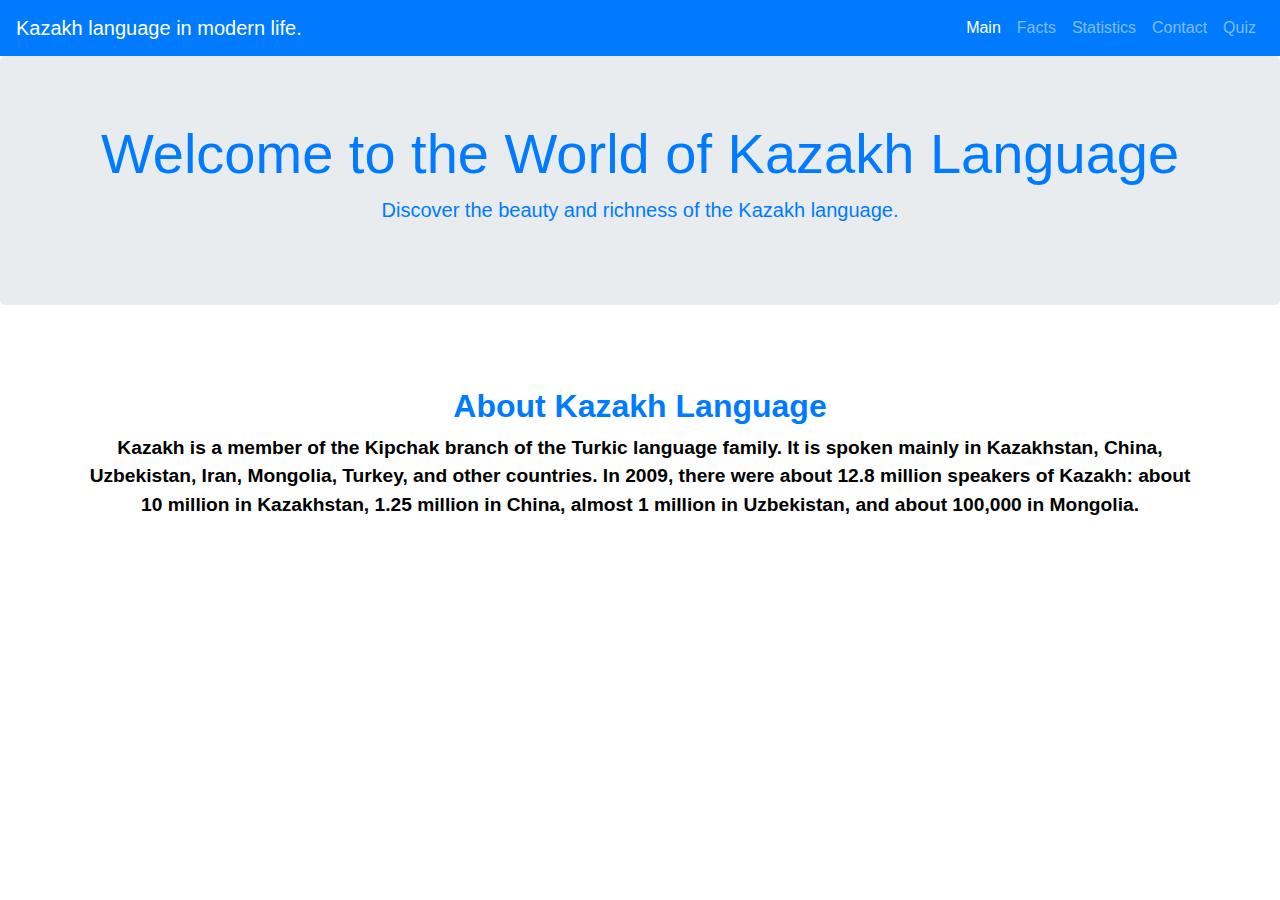
<file: index.html>
<!DOCTYPE html>
<html lang="en">
<head>
    <meta charset="UTF-8">
    <meta name="viewport" content="width=device-width, initial-scale=1.0">
    <title>Kazakh Language</title>
    <link rel="stylesheet" href="style.css">
    <link rel="icon" href="favicon.ico" type="image/x-icon">

    <!-- Bootstrap CSS -->
    <link rel="stylesheet" href="https://stackpath.bootstrapcdn.com/bootstrap/4.5.2/css/bootstrap.min.css">

    <!-- Font Awesome Icons -->
    <link rel="stylesheet" href="https://cdnjs.cloudflare.com/ajax/libs/font-awesome/5.15.1/css/all.min.css">

</head>
<body>
    <nav class="navbar navbar-expand-lg navbar-dark">
        <a class="navbar-brand" href="#">Kazakh language in modern life.</a>
        <button class="navbar-toggler" type="button" data-toggle="collapse" data-target="#navbarNav" aria-controls="navbarNav" aria-expanded="false" aria-label="Toggle navigation">
            <span class="navbar-toggler-icon"></span>
        </button>
        <div class="collapse navbar-collapse" id="navbarNav">
            <ul class="navbar-nav ml-auto">
                <li class="nav-item active">
                    <a class="nav-link" href="index.html">Main</a>
                </li>
                <li class="nav-item">
                    <a class="nav-link" href="facts.html">Facts</a>
                </li>
                <li class="nav-item">
                    <a class="nav-link" href="statistics.html">Statistics</a>
                </li>
                <li class="nav-item">
                    <a class="nav-link" href="contact.html">Contact</a>
                </li>
                <li class="nav-item">
                    <a class="nav-link" href="quiz.html">Quiz</a>
                </li>
            </ul>
        </div>
    </nav>

    <div class="jumbotron">
        <h1 class="display-4">Welcome to the World of Kazakh Language</h1>
        <p class="lead">Discover the beauty and richness of the Kazakh language.</p>
    </div>

    <div class="container">
        <div class="information">
            <h2>About Kazakh Language</h2>
            <p class="paraghrap">
                Kazakh is a member of the Kipchak branch of the Turkic language family. It is spoken mainly in Kazakhstan, China, Uzbekistan, Iran, Mongolia, Turkey, and other countries. In 2009, there were about 12.8 million speakers of Kazakh: about 10 million in Kazakhstan, 1.25 million in China, almost 1 million in Uzbekistan, and about 100,000 in Mongolia.
            </p>
        </div>
    </div>

    <script src="https://code.jquery.com/jquery-3.5.1.slim.min.js"></script>
    <script src="https://cdn.jsdelivr.net/npm/@popperjs/core@2.11.6/dist/umd/popper.min.js"></script>
    <script src="https://stackpath.bootstrapcdn.com/bootstrap/4.5.2/js/bootstrap.min.js"></script>
</body>
</html>
</file>
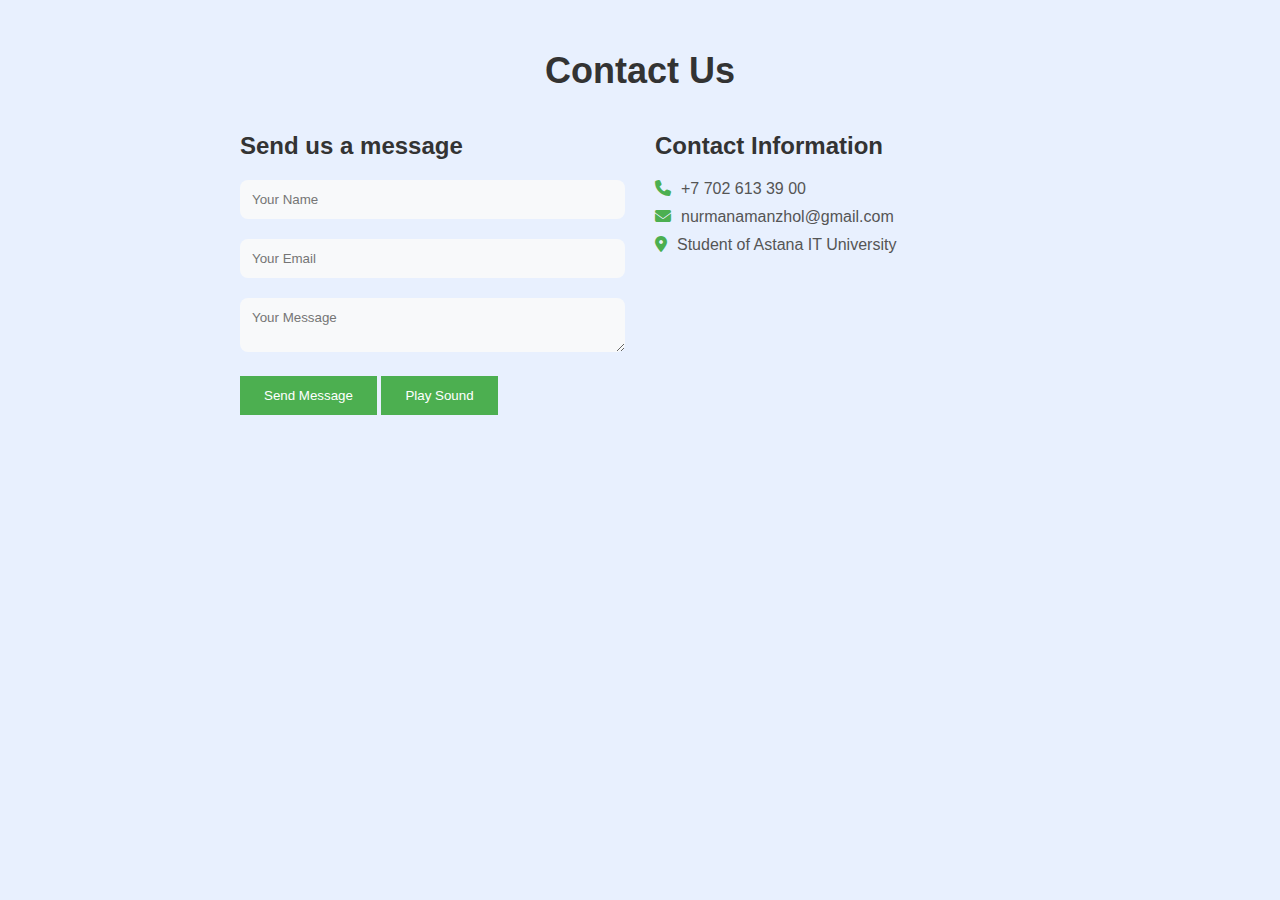
<file: contact.html>
<!DOCTYPE html>
<html lang="en">
<head>
    <meta charset="UTF-8">
    <meta name="viewport" content="width=device-width, initial-scale=1.0">
    <link rel="stylesheet" type="text/css" href="https://cdnjs.cloudflare.com/ajax/libs/font-awesome/6.4.2/css/all.min.css">
    <title>Contact Us</title>
    <link rel="stylesheet" href="contact.css">
</head>
<body>
    <section class="contact">
        <div class="container">
            <h2>Contact Us</h2>
           <div class="contact-wrapper">
            <div class="contact-form">
                <h3>Send us a message</h3>
                <form>
                    <div class="form-group">
                        <input type="text" name="name" placeholder="Your Name">
                    </div>
                    <div class="form-group">
                        <input type="email" name="name" placeholder="Your Email">
                    </div>
                    <div class="form-group">
                        <textarea name="message" placeholder="Your Message"></textarea>
                    </div>
                    <button type="submit">Send Message</button>
                    <button type="button" onclick="playSound()">Play Sound</button>
                </form>
            </div>
            <div class="contact-info">
                <h3>Contact Information</h3>
                <p><i class="fas fa-phone"></i>+7 702 613 39 00</p>
                <p><i class="fas fa-envelope"></i>nurmanamanzhol@gmail.com</p>
                <p><i class="fas fa-map-marker-alt"></i>Student of Astana IT University</p>
            </div>
           </div>
        </div>
    </section>
    <script src="contact.js"></script>
</body>
</html>
</file>
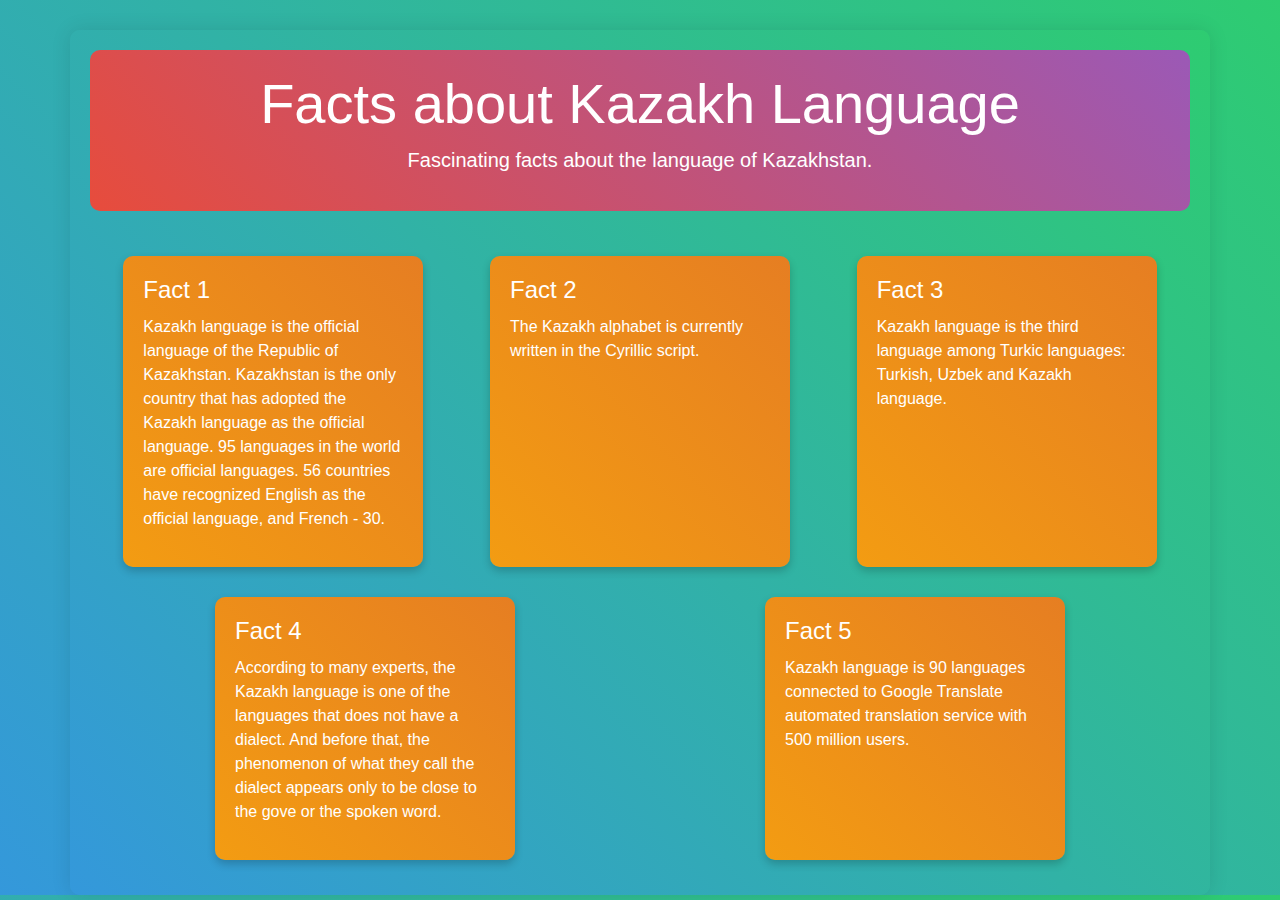
<file: facts.html>
<!DOCTYPE html>
<html lang="en">
<head>
    <meta charset="UTF-8">
    <meta name="viewport" content="width=device-width, initial-scale=1.0">
    <title>Kazakh Language Facts</title>
    <link rel="stylesheet" href="https://stackpath.bootstrapcdn.com/bootstrap/4.5.2/css/bootstrap.min.css">
    <link rel="stylesheet" href="https://cdnjs.cloudflare.com/ajax/libs/font-awesome/5.15.1/css/all.min.css">
    <link rel="icon" href="favicon.ico" type="image/x-icon">
    <link rel="stylesheet" href="facts.css">
</head>
<body>

    <!-- Main Content -->
    <div class="container">
        <div class="jumbotron">
            <h1 class="display-4">Facts about Kazakh Language</h1>
            <p class="lead">Fascinating facts about the language of Kazakhstan.</p>
        </div>

        <!-- Fact Section -->
        <div class="fact-container">
            <div class="fact" id="fact1">
                <h2>Fact 1</h2>
                <p>Kazakh language is the official language of the Republic of Kazakhstan. Kazakhstan is the only country that has adopted the Kazakh language as the official language. 95 languages in the world are official languages. 56 countries have recognized English as the official language, and French - 30.</p>
            </div>

            <div class="fact" id="fact2">
                <h2>Fact 2</h2>
                <p>The Kazakh alphabet is currently written in the Cyrillic script.</p>
            </div>

            <div class="fact" id="fact3">
                <h2>Fact 3</h2>
                <p>Kazakh language is the third language among Turkic languages: Turkish, Uzbek and Kazakh language.</p>
            </div>
            <div class="fact" id="fact4">
                <h2>Fact 4</h2>
                <p>According to many experts, the Kazakh language is one of the languages that does not have a dialect. And before that, the phenomenon of what they call the dialect appears only to be close to the gove or the spoken word.</p>
            </div>
            <div class="fact" id="fact5">
                <h2>Fact 5</h2>
                <p>Kazakh language is 90 languages connected to Google Translate automated translation service with 500 million users.</p>
            </div>
        </div>
    </div>

    <!-- JavaScript and Bootstrap JS -->
    <script src="https://code.jquery.com/jquery-3.5.1.slim.min.js"></script>
    <script src="https://cdn.jsdelivr.net/npm/@popperjs/core@2.9.3/dist/umd/popper.min.js"></script>
    <script src="https://stackpath.bootstrapcdn.com/bootstrap/4.5.2/js/bootstrap.min.js"></script>
    <script src="facts.js"></script>
</body>
</html>
</file>
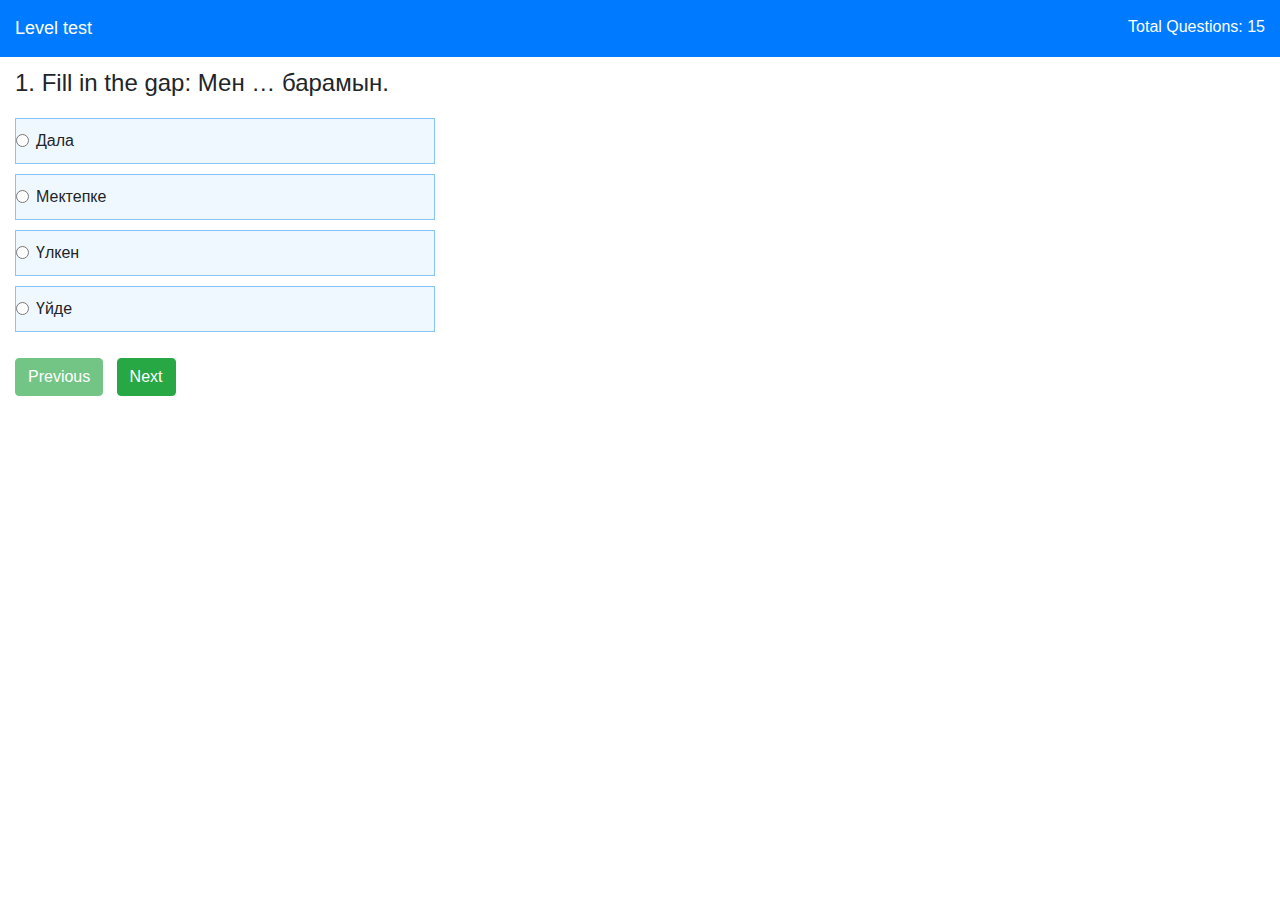
<file: quiz.html>
<!DOCTYPE html>
<html lang="en">
<head>
<meta charset="UTF-8">
<meta http-equiv="X-UA-Compatible" content="IE=edge">
<meta name="viewport" content="width=device-width, initial-scale=1.0">
<title>Javascript Quiz</title>
<link rel="stylesheet" href="quiz.css">
<link rel="stylesheet" href="https://cdnjs.cloudflare.com/ajax/libs/font-awesome/4.7.0/css/font-awesome.css">
<link rel="stylesheet" href="https://cdnjs.cloudflare.com/ajax/libs/twitter-bootstrap/4.0.0-alpha.6/css/bootstrap.min.css">
 
</head>
<body>
<header class="header bg-primary">
<div class="left-title">Level test</div>
<div class="right-title">Total Questions: <span id="tque"></span></div>
<div class="clearfix"></div>
</header>
<div class="content">
<div class="container-fluid">
<div class="row">
<div class="col-sm-12">
<div id="result" class="quiz-body">
<form name="quizForm" onSubmit="">
<fieldset class="form-group">
<h4><span id="qid">1.</span> <span id="question"></span></h4>
<div class="option-block-container" id="question-options">
</div> <!-- End of option block -->
</fieldset>
<button name="previous" id="previous" class="btn btn-success">Previous</button>
&nbsp;
<button name="next" id="next" class="btn btn-success">Next</button>
</form>
</div>
</div> <!-- End of col-sm-12 -->
</div> <!-- End of row -->
</div> <!-- ENd of container fluid -->
</div> <!-- End of content -->
<script src="https://cdnjs.cloudflare.com/ajax/libs/jquery/3.1.1/jquery.min.js"></script>
<script src="https://cdnjs.cloudflare.com/ajax/libs/twitter-bootstrap/4.0.0-alpha.6/js/bootstrap.min.js"></script>
<script src="quiz.js"></script>
</body>
</html>
</file>
<file: contact.css>
*{
    margin: 0px;
    padding: 0px;
    box-sizing: border-box;
    font-family: sans-serif;
}
.contact{
    min-height: 100vh;
    background-color: #e8f0fe;
    padding: 50px;
    text-align: center;
}
.container{
    max-width: 800px;
    margin: 0 auto;
}
.container h2{
    font-size: 36px;
    margin-bottom: 40px;
    color: #333;
}
.contact-wrapper{
    display: grid;
    grid-template-columns: repeat(2, 1fr);
    grid-gap: 30px;
}
.contact-form{
    text-align: left;
}
.contact-form h3{
    font-size: 24px;
    margin-bottom: 20px;
    color: #333;
}
.form-group{
    margin-bottom: 20px;
}
input, textarea{
    width: 100%;
    padding: 12px;
    border-radius: 8px;
    border: none;
    background-color: #f8f9fa;
    color: #333;
}
input:focus,
textarea:focus{
    outline: none;
    box-shadow: 0 0 8px #bbb;
}
button{
    display: inline-block;
    padding: 12px 24px;
    background-color: #4caf50;
    color: #fff;
    border: none;
    cursor: pointer;
    transition: 0.3s ease;
}
button:hover{
    background-color: #45a049;
}
.contact-info{
    text-align: left;
}
.contact-info h3{
    font-size: 24px;
    margin-bottom: 20px;
    color: #333;
}
.contact-info p{
    margin-bottom: 10px;
    color: #555;
}
.contact-info i{
    color: #4caf50;
    margin-right: 10px;
}
@media screen  and (max-width: 768px){
    .container{
        padding: 20px;
    }
    .contact-wrapper{
        grid-template-columns: 1fr;
    }
    
}
</file>
<file: facts.css>
body {
    font-family: 'Arial', sans-serif;
    background: linear-gradient(45deg, #3498db, #2ecc71);
    color: #ffffff;
    margin: 0;
    padding: 0;
}

.container {
    background: linear-gradient(45deg, #3498db, #2ecc71);
    padding: 20px;
    border-radius: 10px;
    margin-top: 30px;
    box-shadow: 0 0 20px rgba(0, 0, 0, 0.1);
}

.jumbotron {
    background: linear-gradient(45deg, #e74c3c, #9b59b6);
    color: #ffffff;
    padding: 20px;
    border-radius: 10px;
    text-align: center;
    margin-bottom: 30px;
}

.fact-container {
    display: flex;
    flex-wrap: wrap;
    justify-content: space-around;
}

.fact {
    background: linear-gradient(45deg, #f39c12, #e67e22);
    color: #ffffff;
    border-radius: 10px;
    padding: 20px;
    margin: 15px;
    width: 300px;
    box-shadow: 0 4px 8px rgba(0, 0, 0, 0.2);
}

.fact h2 {
    font-size: 1.5em;
    margin-bottom: 10px;
}

.fact p {
    font-size: 1em;
    line-height: 1.5;
}

/* Hover effect for facts */
.fact:hover {
    transform: scale(1.05);
    box-shadow: 0 8px 16px rgba(0, 0, 0, 0.3);
    transition: transform 0.3s, box-shadow 0.3s;
}
</file>
<file: quiz.css>
.content {
    margin-top: 54px;
    }
    .header {
    padding: 15px;
    position: fixed;
    top: 0;
    width: 100%;
    z-index: 9999;
    }
    .left-title {
    width: 80px;
    color: #fff;
    font-size: 18px;
    float: left;
    }
    .right-title {
    width: 150px;
    text-align: right;
    float: right;
    color: #fff;
    }
    .quiz-body {
    margin-top: 15px;
    padding-bottom: 50px;
    }
    .option-block-container {
    margin-top: 20px;
    max-width: 420px;
    }
    .option-block {
    padding: 10px;
    background: aliceblue;
    border: 1px solid #84c5fe;
    margin-bottom: 10px;
    cursor: pointer;
    }
    .result-question {
    font-weight: bold;
    }
    .c-wrong {
    margin-left: 20px;
    color: #ff0000;
    }
    .c-correct {
    margin-left: 20px;
    color: green;
    }
    .last-row {
    border-bottom: 1px solid #ccc;
    padding-bottom: 25px;
    margin-bottom: 25px;
    }
    .res-header {
    border-bottom: 1px solid #ccc;
    margin-bottom: 15px;
    padding-bottom: 15px;
    }
</file>
<file: style.css>
body {
  color: #fff;
  font-family: 'Arial', sans-serif;
  margin: 0;
  padding: 0;
  background-image: url(https://3.bp.blogspot.com/-yGEFrkx4Ep0/VXDFqXIbVYI/AAAAAAAAAOs/UalpJVzyjOc/s1600/kazakh-nomads.jpg);
  background-repeat: no-repeat;
  background-position: center;
  background-attachment: fixed;
  background-size: cover;
}

.information {
  text-align: center;
  padding: 50px 0;
  font-weight: bold;
}

.information h2 {
  color: #007BFF;
  font-weight: bold;
}

.information p {
  color: #000000;
  font-size: 1.2em;
  font-weight: bold;
}

.navbar {
  background-color: #007BFF;
}

.navbar-toggler-icon {
  background-color: #FFD100;
}

.navbar-nav .nav-link {
  color: #FFD100;
}

.navbar-nav .nav-link:hover {
  color: #0056b3;
}

.jumbotron {
  color: #007BFF;
  text-align: center;
  padding: 2rem;
}

.container {
  margin-top: 20px;
}

a {
  color: #007BFF;
}

a:hover {
  color: #0056b3;
}
</file>
